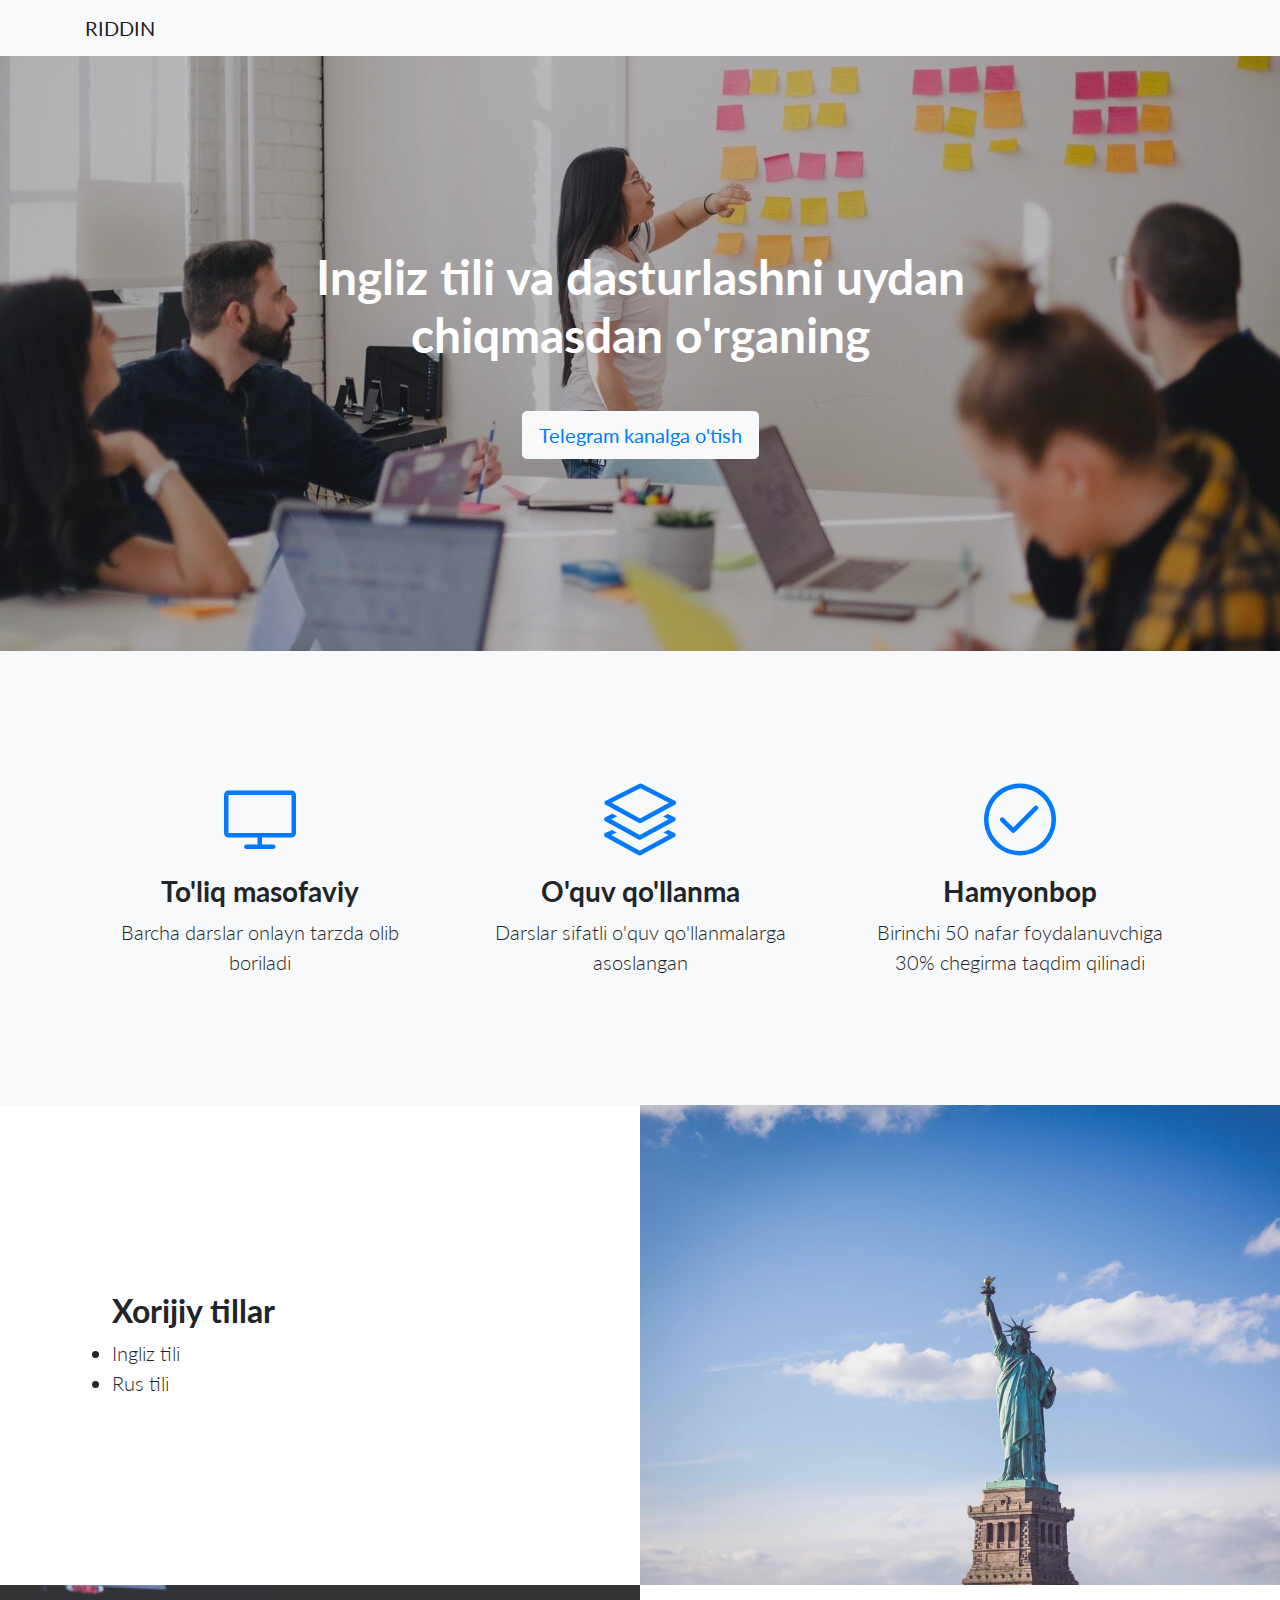
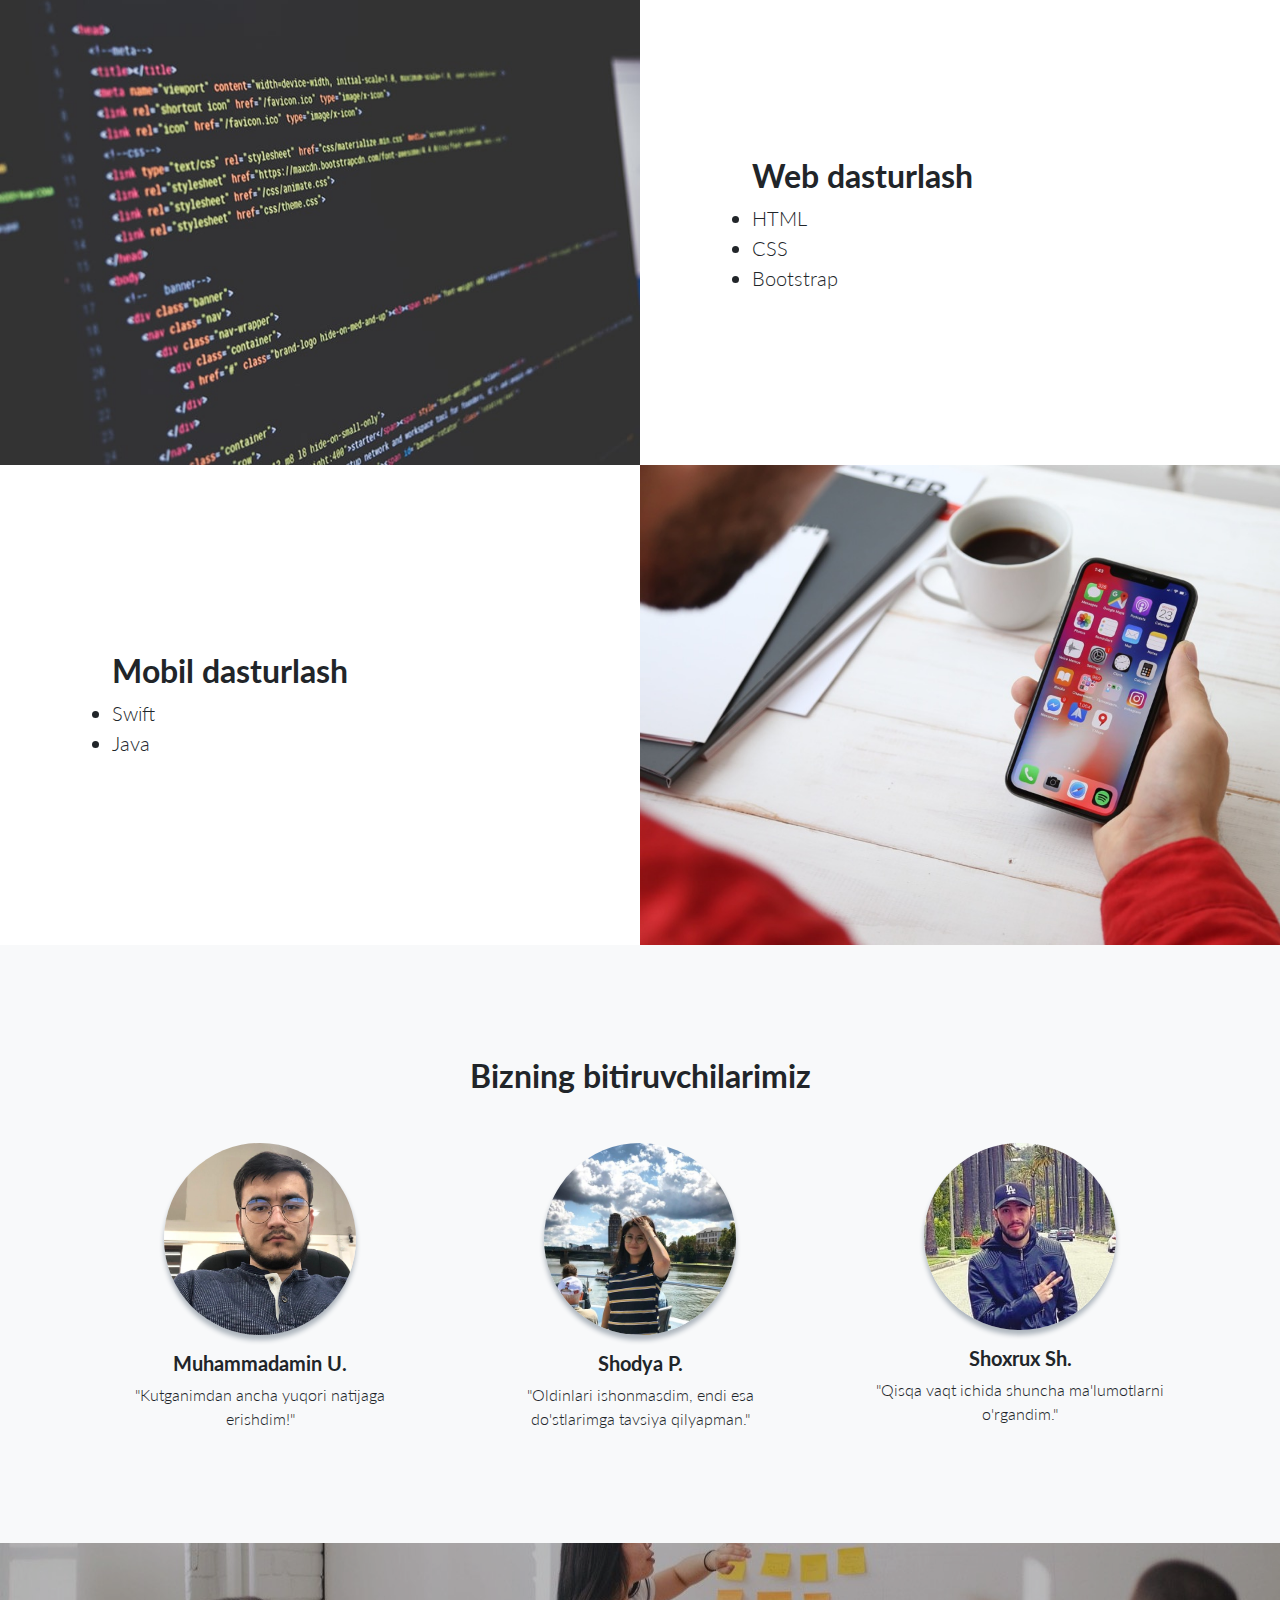
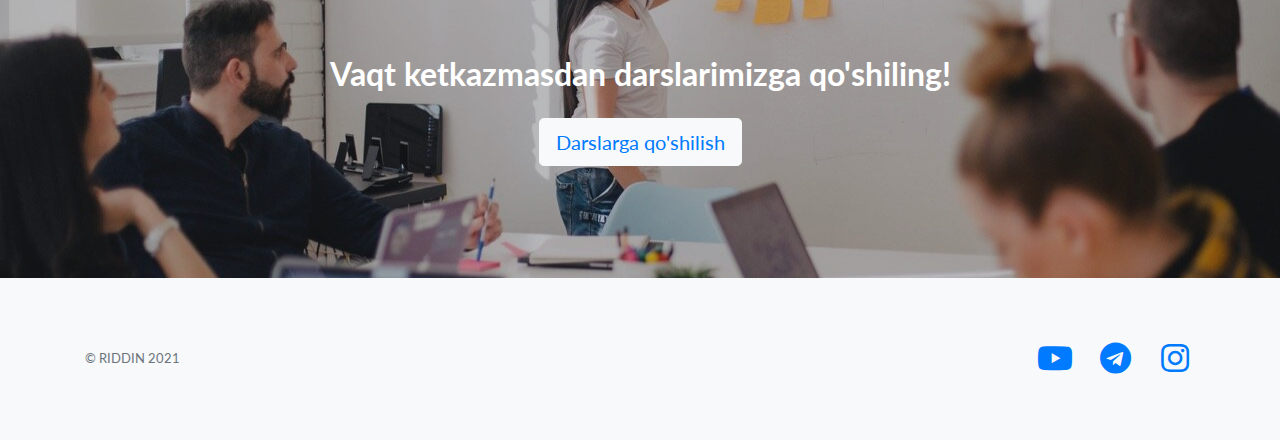
<file: index.html>
<!DOCTYPE html>
<html lang="en">

<head>
<!-- Global site tag (gtag.js) - Google Analytics -->
<script async src="https://www.googletagmanager.com/gtag/js?id=UA-168922490-1"></script>
<script>
  window.dataLayer = window.dataLayer || [];
  function gtag(){dataLayer.push(arguments);}
  gtag('js', new Date());

  gtag('config', 'UA-168922490-1');
</script>


  <meta charset="utf-8">
  <meta name="viewport" content="width=device-width, initial-scale=1, shrink-to-fit=no">
  <meta name="description" content="">
  <meta name="author" content="">

  <title>Welcome to RIDDIN</title>

  <!-- Bootstrap core CSS -->
  <link href="vendor/bootstrap/css/bootstrap.min.css" rel="stylesheet">

  <!-- Custom fonts for this template -->
  <link href="vendor/fontawesome-free/css/all.min.css" rel="stylesheet">
  <link href="vendor/simple-line-icons/css/simple-line-icons.css" rel="stylesheet" type="text/css">
  <link href="https://fonts.googleapis.com/css?family=Lato:300,400,700,300italic,400italic,700italic" rel="stylesheet" type="text/css">

  <!-- Custom styles for this template -->
  <link href="css/landing-page.min.css" rel="stylesheet">

</head>

<body>

  <!-- Navigation -->
  <nav class="navbar navbar-light bg-light static-top">
    <div class="container">
      <a class="navbar-brand" href="#">RIDDIN</a>
      
    </div>
  </nav>

  <!-- Masthead -->
  <header class="masthead text-white text-center">
    <div class="overlay"></div>
    <div class="container">
      <div class="row">
        <div class="col-xl-9 mx-auto">
          <h1 class="mb-5">Ingliz tili va dasturlashni uydan chiqmasdan o'rganing</h1>
        </div>
        <div class="col-md-10 col-lg-8 col-xl-7 mx-auto">
          <form>
            <div class="form-row">
            
              <div class="ol-xl-9 mx-auto">

                <button type="submit" class="btn btn-block btn-lg btn-light"><a href="https://www.t.me/riddinuz">Telegram kanalga o'tish</a></button>
              </div>
            </div>
          </form>
        </div>
      </div>
    </div>
  </header>

  <!-- Icons Grid -->
  <section class="features-icons bg-light text-center">
    <div class="container">
      <div class="row">
        <div class="col-lg-4">
          <div class="features-icons-item mx-auto mb-5 mb-lg-0 mb-lg-3">
            <div class="features-icons-icon d-flex">
              <i class="icon-screen-desktop m-auto text-primary"></i>
            </div>
            <h3>To'liq masofaviy</h3>
            <p class="lead mb-0">Barcha darslar onlayn tarzda olib boriladi</p>
          </div>
        </div>
        <div class="col-lg-4">
          <div class="features-icons-item mx-auto mb-5 mb-lg-0 mb-lg-3">
            <div class="features-icons-icon d-flex">
              <i class="icon-layers m-auto text-primary"></i>
            </div>
            <h3>O'quv qo'llanma</h3>
            <p class="lead mb-0">Darslar sifatli o'quv qo'llanmalarga asoslangan</p>
          </div>
        </div>
        <div class="col-lg-4">
          <div class="features-icons-item mx-auto mb-0 mb-lg-3">
            <div class="features-icons-icon d-flex">
              <i class="icon-check m-auto text-primary"></i>
            </div>
            <h3>Hamyonbop</h3>
            <p class="lead mb-0">Birinchi 50 nafar foydalanuvchiga 30% chegirma taqdim qilinadi</p>
          </div>
        </div>
      </div>
    </div>
  </section>

  <!-- Image Showcases -->
  <section class="showcase">
    <div class="container-fluid p-0">
      <div class="row no-gutters">
        <div class="col-lg-6 order-lg-2 text-white showcase-img" style="background-image: url('img/bg-showcase-3.jpeg');"></div>
        <div class="col-lg-6 order-lg-1 my-auto showcase-text">
          <h2>Xorijiy tillar</h2>
          <li class="lead mb-0">Ingliz tili</li>
          <li class="lead mb-0">Rus tili</li>
        </div>
      </div>
      <div class="row no-gutters">
        <div class="col-lg-6 text-white showcase-img" style="background-image: url('img/bg-showcase-2.jpg');"></div>
        <div class="col-lg-6 my-auto showcase-text">
          <h2>Web dasturlash</h2>
          <li class="lead mb-0">HTML</li>
          <li class="lead mb-0">CSS</li>
          <li class="lead mb-0">Bootstrap</li>
        </div>
      </div>
      
      <div class="row no-gutters">

        <div class="col-lg-6 order-lg-2 text-white showcase-img" style="background-image: url('img/bg-showcase-1.jpeg');"></div>
        <div class="col-lg-6 order-lg-1 my-auto showcase-text">
          <h2>Mobil dasturlash</h2>
          <li class="lead mb-0">Swift</li>
          <li class="lead mb-0">Java</li>
        </div>
      </div>
    </div>
  </section>

  <!-- Testimonials -->
  <section class="testimonials text-center bg-light">
    <div class="container">
      <h2 class="mb-5">Bizning bitiruvchilarimiz</h2>
      <div class="row">
        <div class="col-lg-4">
          <div class="testimonial-item mx-auto mb-5 mb-lg-0">
            <img class="img-fluid rounded-circle mb-3" src="img/boy.jpeg" alt="">
            <h5>Muhammadamin U.</h5>
            <p class="font-weight-light mb-0">"Kutganimdan ancha yuqori natijaga erishdim!"</p>
          </div>
        </div>
        <div class="col-lg-4">
          <div class="testimonial-item mx-auto mb-5 mb-lg-0">
            <img class="img-fluid rounded-circle mb-3" src="img/girl1.jpg" alt="">
            <h5>Shodya P.</h5>
            <p class="font-weight-light mb-0">"Oldinlari ishonmasdim, endi esa do'stlarimga tavsiya qilyapman."</p>
          </div>
        </div>
        <div class="col-lg-4">
          <div class="testimonial-item mx-auto mb-5 mb-lg-0">
            <img class="img-fluid rounded-circle mb-3" src="img/boy1.jpeg" alt="">
            <h5>Shoxrux Sh.</h5>
            <p class="font-weight-light mb-0">"Qisqa vaqt ichida shuncha ma'lumotlarni o'rgandim."</p>
          </div>
        </div>
      </div>
    </div>
  </section>

  <!-- Call to Action -->
  <section class="call-to-action text-white text-center">
    <div class="overlay"></div>
    <div class="container">
      <div class="row">
        <div class="col-xl-9 mx-auto">
          <h2 class="mb-4">Vaqt ketkazmasdan darslarimizga qo'shiling!</h2>
        </div>
        <div class="col-md-10 col-lg-8 col-xl-7 mx-auto">
          <form>
            <div class="form-row">
            
              <div class="ol-xl-9 mx-auto">

                <button type="submit" class="btn btn-block btn-lg btn-light"><a href="https://www.t.me/riddinuz">Darslarga qo'shilish</a></button>
              </div>
            </div>
          </form>
        </div>
      </div>
    </div>
  </section>

  <!-- Footer -->
  <footer class="footer bg-light">
    <div class="container">
      <div class="row">
        <div class="col-lg-6 h-100 text-center text-lg-left my-auto">
          <!-- <ul class="list-inline mb-2">
            <li class="list-inline-item">
              <a href="#">About</a>
            </li>
            <li class="list-inline-item">&sdot;</li>
            <li class="list-inline-item">
              <a href="#">Contact</a>
            </li>
            <li class="list-inline-item">&sdot;</li>
            <li class="list-inline-item">
              <a href="#">Terms of Use</a>
            </li>
            <li class="list-inline-item">&sdot;</li>
            <li class="list-inline-item">
              <a href="#">Privacy Policy</a>
            </li>
          </ul> -->
          <p class="text-muted small mb-4 mb-lg-0">&copy; RIDDIN 2021</p>
        </div>
        <div class="col-lg-6 h-100 text-center text-lg-right my-auto">
          <ul class="list-inline mb-0">
            <li class="list-inline-item mr-3">
              <a target="_blank" href="https://www.youtube.com/c/riddinuz?sub_confirmation=1">
                <i class="fab fa-youtube fa-2x fa-fw"></i>
              </a>
            </li>
            <li class="list-inline-item mr-3">
              <a target="_blank" href="https://www.t.me/riddinuz">
                <i class="fab fa-telegram fa-2x fa-fw"></i>
              </a>
            </li>
            <li class="list-inline-item">
              <a target="_blank" href="https://www.instagram.com/riddin_uz">
                <i class="fab fa-instagram fa-2x fa-fw"></i>
              </a>
            </li>
          </ul>
        </div>
      </div>
    </div>
  </footer>

  <!-- Bootstrap core JavaScript -->
  <script src="vendor/jquery/jquery.min.js"></script>
  <script src="vendor/bootstrap/js/bootstrap.bundle.min.js"></script>

</body>

</html>
</file>
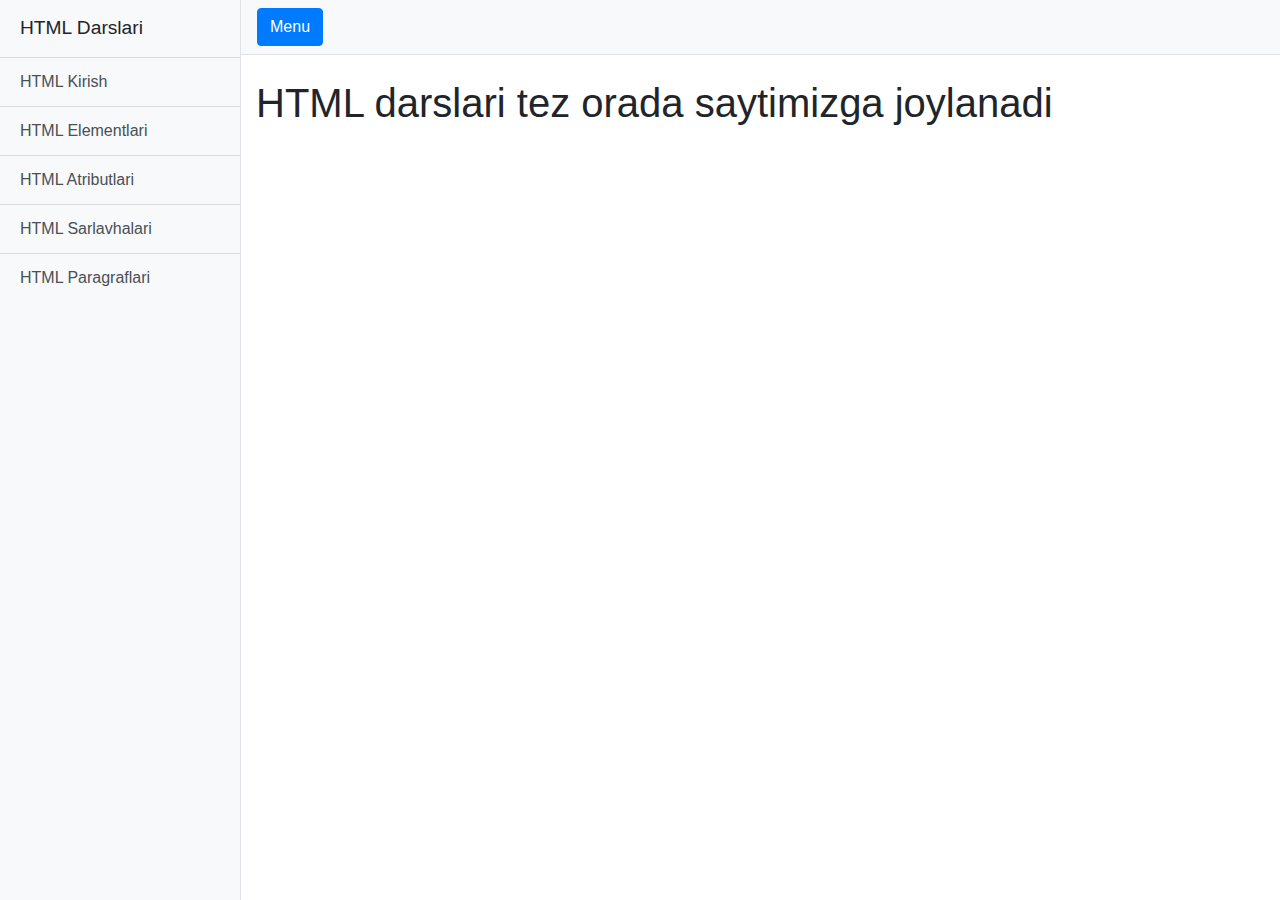
<file: html_lesson1.html>
<!DOCTYPE html>
<html lang="en">

<head>

  <meta charset="utf-8">
  <meta name="viewport" content="width=device-width, initial-scale=1, shrink-to-fit=no">
  <meta name="description" content="">
  <meta name="author" content="">

  <title>RIDDIN | HTML Darslari</title>

  <!-- Bootstrap core CSS -->
  <link href="vendor/bootstrap/css/bootstrap.min.css" rel="stylesheet">

  <!-- Custom styles for this template -->
  <link href="css/simple-sidebar.css" rel="stylesheet">

</head>

<body>

  <div class="d-flex" id="wrapper">

    <!-- Sidebar -->
    <div class="bg-light border-right" id="sidebar-wrapper">
      <div class="sidebar-heading">HTML Darslari </div>
      <div class="list-group list-group-flush">
        <a href="html_lesson1.html" class="list-group-item list-group-item-action bg-light">HTML Kirish</a>
        <a href="#" class="list-group-item list-group-item-action bg-light">HTML Elementlari</a>
        <a href="#" class="list-group-item list-group-item-action bg-light">HTML Atributlari</a>
        <a href="#" class="list-group-item list-group-item-action bg-light">HTML Sarlavhalari</a>
        <a href="#" class="list-group-item list-group-item-action bg-light">HTML Paragraflari</a>
      </div>
    </div>
    <!-- /#sidebar-wrapper -->

    <!-- Page Content -->
    <div id="page-content-wrapper">

      <nav class="navbar navbar-expand-lg navbar-light bg-light border-bottom">
        <button class="btn btn-primary" id="menu-toggle">Menu</button>

        <button class="navbar-toggler" type="button" data-toggle="collapse" data-target="#navbarSupportedContent" aria-controls="navbarSupportedContent" aria-expanded="false" aria-label="Toggle navigation">
          <span class="navbar-toggler-icon"></span>
        </button>

        <!-- <div class="collapse navbar-collapse" id="navbarSupportedContent">
          <ul class="navbar-nav ml-auto mt-2 mt-lg-0">
            <li class="nav-item active">
              <a class="nav-link" href="#">Home <span class="sr-only">(current)</span></a>
            </li>
            <li class="nav-item">
              <a class="nav-link" href="#">Link</a>
            </li>
            <li class="nav-item dropdown">
              <a class="nav-link dropdown-toggle" href="#" id="navbarDropdown" role="button" data-toggle="dropdown" aria-haspopup="true" aria-expanded="false">
                Dropdown
              </a>
              <div class="dropdown-menu dropdown-menu-right" aria-labelledby="navbarDropdown">
                <a class="dropdown-item" href="#">Action</a>
                <a class="dropdown-item" href="#">Another action</a>
                <div class="dropdown-divider"></div>
                <a class="dropdown-item" href="#">Something else here</a>
              </div>
            </li>
          </ul>
        </div> -->
      </nav>

      <div class="container-fluid">
        <h1 class="mt-4">HTML darslari tez orada saytimizga joylanadi</h1>
        <!-- <iframe width="854" height="480" src="https://www.youtube.com/embed/AweYjBPtpCI" frameborder="0" allow="accelerometer; autoplay; encrypted-media; gyroscope; picture-in-picture" allowfullscreen></iframe>
        <p>Lorem ipsum dolor sit amet, consectetur adipisicing elit. Tenetur iusto dicta fugiat rerum qui quos culpa voluptas asperiores ipsam aliquid provident at, consectetur dolor sint ea? Expedita doloremque quidem dolores.</p>
        <br>
        <iframe width="854" height="480" src="https://mover.uz/video/embed/A9d39wTm/" frameborder="0" allowfullscreen></iframe>
      <p>Lorem ipsum dolor sit amet, consectetur adipisicing elit. Tenetur iusto dicta fugiat rerum qui quos culpa voluptas asperiores ipsam aliquid provident at, consectetur dolor sint ea? Expedita doloremque quidem dolores.</p> -->
      </div>


    </div>
    <!-- /#page-content-wrapper -->

  </div>
  <!-- /#wrapper -->

  <!-- Bootstrap core JavaScript -->
  <script src="vendor/jquery/jquery.min.js"></script>
  <script src="vendor/bootstrap/js/bootstrap.bundle.min.js"></script>

  <!-- Menu Toggle Script -->
  <script>
    $("#menu-toggle").click(function(e) {
      e.preventDefault();
      $("#wrapper").toggleClass("toggled");
    });
  </script>

</body>

</html>
</file>
<file: vendor/simple-line-icons/css/simple-line-icons.css>
@font-face {
  font-family: 'simple-line-icons';
  src: url('../fonts/Simple-Line-Icons.eot?v=2.4.0');
  src: url('../fonts/Simple-Line-Icons.eot?v=2.4.0#iefix') format('embedded-opentype'), url('../fonts/Simple-Line-Icons.woff2?v=2.4.0') format('woff2'), url('../fonts/Simple-Line-Icons.ttf?v=2.4.0') format('truetype'), url('../fonts/Simple-Line-Icons.woff?v=2.4.0') format('woff'), url('../fonts/Simple-Line-Icons.svg?v=2.4.0#simple-line-icons') format('svg');
  font-weight: normal;
  font-style: normal;
}
/*
 Use the following CSS code if you want to have a class per icon.
 Instead of a list of all class selectors, you can use the generic [class*="icon-"] selector, but it's slower:
*/
.icon-user,
.icon-people,
.icon-user-female,
.icon-user-follow,
.icon-user-following,
.icon-user-unfollow,
.icon-login,
.icon-logout,
.icon-emotsmile,
.icon-phone,
.icon-call-end,
.icon-call-in,
.icon-call-out,
.icon-map,
.icon-location-pin,
.icon-direction,
.icon-directions,
.icon-compass,
.icon-layers,
.icon-menu,
.icon-list,
.icon-options-vertical,
.icon-options,
.icon-arrow-down,
.icon-arrow-left,
.icon-arrow-right,
.icon-arrow-up,
.icon-arrow-up-circle,
.icon-arrow-left-circle,
.icon-arrow-right-circle,
.icon-arrow-down-circle,
.icon-check,
.icon-clock,
.icon-plus,
.icon-minus,
.icon-close,
.icon-event,
.icon-exclamation,
.icon-organization,
.icon-trophy,
.icon-screen-smartphone,
.icon-screen-desktop,
.icon-plane,
.icon-notebook,
.icon-mustache,
.icon-mouse,
.icon-magnet,
.icon-energy,
.icon-disc,
.icon-cursor,
.icon-cursor-move,
.icon-crop,
.icon-chemistry,
.icon-speedometer,
.icon-shield,
.icon-screen-tablet,
.icon-magic-wand,
.icon-hourglass,
.icon-graduation,
.icon-ghost,
.icon-game-controller,
.icon-fire,
.icon-eyeglass,
.icon-envelope-open,
.icon-envelope-letter,
.icon-bell,
.icon-badge,
.icon-anchor,
.icon-wallet,
.icon-vector,
.icon-speech,
.icon-puzzle,
.icon-printer,
.icon-present,
.icon-playlist,
.icon-pin,
.icon-picture,
.icon-handbag,
.icon-globe-alt,
.icon-globe,
.icon-folder-alt,
.icon-folder,
.icon-film,
.icon-feed,
.icon-drop,
.icon-drawer,
.icon-docs,
.icon-doc,
.icon-diamond,
.icon-cup,
.icon-calculator,
.icon-bubbles,
.icon-briefcase,
.icon-book-open,
.icon-basket-loaded,
.icon-basket,
.icon-bag,
.icon-action-undo,
.icon-action-redo,
.icon-wrench,
.icon-umbrella,
.icon-trash,
.icon-tag,
.icon-support,
.icon-frame,
.icon-size-fullscreen,
.icon-size-actual,
.icon-shuffle,
.icon-share-alt,
.icon-share,
.icon-rocket,
.icon-question,
.icon-pie-chart,
.icon-pencil,
.icon-note,
.icon-loop,
.icon-home,
.icon-grid,
.icon-graph,
.icon-microphone,
.icon-music-tone-alt,
.icon-music-tone,
.icon-earphones-alt,
.icon-earphones,
.icon-equalizer,
.icon-like,
.icon-dislike,
.icon-control-start,
.icon-control-rewind,
.icon-control-play,
.icon-control-pause,
.icon-control-forward,
.icon-control-end,
.icon-volume-1,
.icon-volume-2,
.icon-volume-off,
.icon-calendar,
.icon-bulb,
.icon-chart,
.icon-ban,
.icon-bubble,
.icon-camrecorder,
.icon-camera,
.icon-cloud-download,
.icon-cloud-upload,
.icon-envelope,
.icon-eye,
.icon-flag,
.icon-heart,
.icon-info,
.icon-key,
.icon-link,
.icon-lock,
.icon-lock-open,
.icon-magnifier,
.icon-magnifier-add,
.icon-magnifier-remove,
.icon-paper-clip,
.icon-paper-plane,
.icon-power,
.icon-refresh,
.icon-reload,
.icon-settings,
.icon-star,
.icon-symbol-female,
.icon-symbol-male,
.icon-target,
.icon-credit-card,
.icon-paypal,
.icon-social-tumblr,
.icon-social-twitter,
.icon-social-facebook,
.icon-social-instagram,
.icon-social-linkedin,
.icon-social-pinterest,
.icon-social-github,
.icon-social-google,
.icon-social-reddit,
.icon-social-skype,
.icon-social-dribbble,
.icon-social-behance,
.icon-social-foursqare,
.icon-social-soundcloud,
.icon-social-spotify,
.icon-social-stumbleupon,
.icon-social-youtube,
.icon-social-dropbox,
.icon-social-vkontakte,
.icon-social-steam {
  font-family: 'simple-line-icons';
  speak: none;
  font-style: normal;
  font-weight: normal;
  font-variant: normal;
  text-transform: none;
  line-height: 1;
  /* Better Font Rendering =========== */
  -webkit-font-smoothing: antialiased;
  -moz-osx-font-smoothing: grayscale;
}
.icon-user:before {
  content: "\e005";
}
.icon-people:before {
  content: "\e001";
}
.icon-user-female:before {
  content: "\e000";
}
.icon-user-follow:before {
  content: "\e002";
}
.icon-user-following:before {
  content: "\e003";
}
.icon-user-unfollow:before {
  content: "\e004";
}
.icon-login:before {
  content: "\e066";
}
.icon-logout:before {
  content: "\e065";
}
.icon-emotsmile:before {
  content: "\e021";
}
.icon-phone:before {
  content: "\e600";
}
.icon-call-end:before {
  content: "\e048";
}
.icon-call-in:before {
  content: "\e047";
}
.icon-call-out:before {
  content: "\e046";
}
.icon-map:before {
  content: "\e033";
}
.icon-location-pin:before {
  content: "\e096";
}
.icon-direction:before {
  content: "\e042";
}
.icon-directions:before {
  content: "\e041";
}
.icon-compass:before {
  content: "\e045";
}
.icon-layers:before {
  content: "\e034";
}
.icon-menu:before {
  content: "\e601";
}
.icon-list:before {
  content: "\e067";
}
.icon-options-vertical:before {
  content: "\e602";
}
.icon-options:before {
  content: "\e603";
}
.icon-arrow-down:before {
  content: "\e604";
}
.icon-arrow-left:before {
  content: "\e605";
}
.icon-arrow-right:before {
  content: "\e606";
}
.icon-arrow-up:before {
  content: "\e607";
}
.icon-arrow-up-circle:before {
  content: "\e078";
}
.icon-arrow-left-circle:before {
  content: "\e07a";
}
.icon-arrow-right-circle:before {
  content: "\e079";
}
.icon-arrow-down-circle:before {
  content: "\e07b";
}
.icon-check:before {
  content: "\e080";
}
.icon-clock:before {
  content: "\e081";
}
.icon-plus:before {
  content: "\e095";
}
.icon-minus:before {
  content: "\e615";
}
.icon-close:before {
  content: "\e082";
}
.icon-event:before {
  content: "\e619";
}
.icon-exclamation:before {
  content: "\e617";
}
.icon-organization:before {
  content: "\e616";
}
.icon-trophy:before {
  content: "\e006";
}
.icon-screen-smartphone:before {
  content: "\e010";
}
.icon-screen-desktop:before {
  content: "\e011";
}
.icon-plane:before {
  content: "\e012";
}
.icon-notebook:before {
  content: "\e013";
}
.icon-mustache:before {
  content: "\e014";
}
.icon-mouse:before {
  content: "\e015";
}
.icon-magnet:before {
  content: "\e016";
}
.icon-energy:before {
  content: "\e020";
}
.icon-disc:before {
  content: "\e022";
}
.icon-cursor:before {
  content: "\e06e";
}
.icon-cursor-move:before {
  content: "\e023";
}
.icon-crop:before {
  content: "\e024";
}
.icon-chemistry:before {
  content: "\e026";
}
.icon-speedometer:before {
  content: "\e007";
}
.icon-shield:before {
  content: "\e00e";
}
.icon-screen-tablet:before {
  content: "\e00f";
}
.icon-magic-wand:before {
  content: "\e017";
}
.icon-hourglass:before {
  content: "\e018";
}
.icon-graduation:before {
  content: "\e019";
}
.icon-ghost:before {
  content: "\e01a";
}
.icon-game-controller:before {
  content: "\e01b";
}
.icon-fire:before {
  content: "\e01c";
}
.icon-eyeglass:before {
  content: "\e01d";
}
.icon-envelope-open:before {
  content: "\e01e";
}
.icon-envelope-letter:before {
  content: "\e01f";
}
.icon-bell:before {
  content: "\e027";
}
.icon-badge:before {
  content: "\e028";
}
.icon-anchor:before {
  content: "\e029";
}
.icon-wallet:before {
  content: "\e02a";
}
.icon-vector:before {
  content: "\e02b";
}
.icon-speech:before {
  content: "\e02c";
}
.icon-puzzle:before {
  content: "\e02d";
}
.icon-printer:before {
  content: "\e02e";
}
.icon-present:before {
  content: "\e02f";
}
.icon-playlist:before {
  content: "\e030";
}
.icon-pin:before {
  content: "\e031";
}
.icon-picture:before {
  content: "\e032";
}
.icon-handbag:before {
  content: "\e035";
}
.icon-globe-alt:before {
  content: "\e036";
}
.icon-globe:before {
  content: "\e037";
}
.icon-folder-alt:before {
  content: "\e039";
}
.icon-folder:before {
  content: "\e089";
}
.icon-film:before {
  content: "\e03a";
}
.icon-feed:before {
  content: "\e03b";
}
.icon-drop:before {
  content: "\e03e";
}
.icon-drawer:before {
  content: "\e03f";
}
.icon-docs:before {
  content: "\e040";
}
.icon-doc:before {
  content: "\e085";
}
.icon-diamond:before {
  content: "\e043";
}
.icon-cup:before {
  content: "\e044";
}
.icon-calculator:before {
  content: "\e049";
}
.icon-bubbles:before {
  content: "\e04a";
}
.icon-briefcase:before {
  content: "\e04b";
}
.icon-book-open:before {
  content: "\e04c";
}
.icon-basket-loaded:before {
  content: "\e04d";
}
.icon-basket:before {
  content: "\e04e";
}
.icon-bag:before {
  content: "\e04f";
}
.icon-action-undo:before {
  content: "\e050";
}
.icon-action-redo:before {
  content: "\e051";
}
.icon-wrench:before {
  content: "\e052";
}
.icon-umbrella:before {
  content: "\e053";
}
.icon-trash:before {
  content: "\e054";
}
.icon-tag:before {
  content: "\e055";
}
.icon-support:before {
  content: "\e056";
}
.icon-frame:before {
  content: "\e038";
}
.icon-size-fullscreen:before {
  content: "\e057";
}
.icon-size-actual:before {
  content: "\e058";
}
.icon-shuffle:before {
  content: "\e059";
}
.icon-share-alt:before {
  content: "\e05a";
}
.icon-share:before {
  content: "\e05b";
}
.icon-rocket:before {
  content: "\e05c";
}
.icon-question:before {
  content: "\e05d";
}
.icon-pie-chart:before {
  content: "\e05e";
}
.icon-pencil:before {
  content: "\e05f";
}
.icon-note:before {
  content: "\e060";
}
.icon-loop:before {
  content: "\e064";
}
.icon-home:before {
  content: "\e069";
}
.icon-grid:before {
  content: "\e06a";
}
.icon-graph:before {
  content: "\e06b";
}
.icon-microphone:before {
  content: "\e063";
}
.icon-music-tone-alt:before {
  content: "\e061";
}
.icon-music-tone:before {
  content: "\e062";
}
.icon-earphones-alt:before {
  content: "\e03c";
}
.icon-earphones:before {
  content: "\e03d";
}
.icon-equalizer:before {
  content: "\e06c";
}
.icon-like:before {
  content: "\e068";
}
.icon-dislike:before {
  content: "\e06d";
}
.icon-control-start:before {
  content: "\e06f";
}
.icon-control-rewind:before {
  content: "\e070";
}
.icon-control-play:before {
  content: "\e071";
}
.icon-control-pause:before {
  content: "\e072";
}
.icon-control-forward:before {
  content: "\e073";
}
.icon-control-end:before {
  content: "\e074";
}
.icon-volume-1:before {
  content: "\e09f";
}
.icon-volume-2:before {
  content: "\e0a0";
}
.icon-volume-off:before {
  content: "\e0a1";
}
.icon-calendar:before {
  content: "\e075";
}
.icon-bulb:before {
  content: "\e076";
}
.icon-chart:before {
  content: "\e077";
}
.icon-ban:before {
  content: "\e07c";
}
.icon-bubble:before {
  content: "\e07d";
}
.icon-camrecorder:before {
  content: "\e07e";
}
.icon-camera:before {
  content: "\e07f";
}
.icon-cloud-download:before {
  content: "\e083";
}
.icon-cloud-upload:before {
  content: "\e084";
}
.icon-envelope:before {
  content: "\e086";
}
.icon-eye:before {
  content: "\e087";
}
.icon-flag:before {
  content: "\e088";
}
.icon-heart:before {
  content: "\e08a";
}
.icon-info:before {
  content: "\e08b";
}
.icon-key:before {
  content: "\e08c";
}
.icon-link:before {
  content: "\e08d";
}
.icon-lock:before {
  content: "\e08e";
}
.icon-lock-open:before {
  content: "\e08f";
}
.icon-magnifier:before {
  content: "\e090";
}
.icon-magnifier-add:before {
  content: "\e091";
}
.icon-magnifier-remove:before {
  content: "\e092";
}
.icon-paper-clip:before {
  content: "\e093";
}
.icon-paper-plane:before {
  content: "\e094";
}
.icon-power:before {
  content: "\e097";
}
.icon-refresh:before {
  content: "\e098";
}
.icon-reload:before {
  content: "\e099";
}
.icon-settings:before {
  content: "\e09a";
}
.icon-star:before {
  content: "\e09b";
}
.icon-symbol-female:before {
  content: "\e09c";
}
.icon-symbol-male:before {
  content: "\e09d";
}
.icon-target:before {
  content: "\e09e";
}
.icon-credit-card:before {
  content: "\e025";
}
.icon-paypal:before {
  content: "\e608";
}
.icon-social-tumblr:before {
  content: "\e00a";
}
.icon-social-twitter:before {
  content: "\e009";
}
.icon-social-facebook:before {
  content: "\e00b";
}
.icon-social-instagram:before {
  content: "\e609";
}
.icon-social-linkedin:before {
  content: "\e60a";
}
.icon-social-pinterest:before {
  content: "\e60b";
}
.icon-social-github:before {
  content: "\e60c";
}
.icon-social-google:before {
  content: "\e60d";
}
.icon-social-reddit:before {
  content: "\e60e";
}
.icon-social-skype:before {
  content: "\e60f";
}
.icon-social-dribbble:before {
  content: "\e00d";
}
.icon-social-behance:before {
  content: "\e610";
}
.icon-social-foursqare:before {
  content: "\e611";
}
.icon-social-soundcloud:before {
  content: "\e612";
}
.icon-social-spotify:before {
  content: "\e613";
}
.icon-social-stumbleupon:before {
  content: "\e614";
}
.icon-social-youtube:before {
  content: "\e008";
}
.icon-social-dropbox:before {
  content: "\e00c";
}
.icon-social-vkontakte:before {
  content: "\e618";
}
.icon-social-steam:before {
  content: "\e620";
}
</file>
<file: css/landing-page.min.css>
/*!
 * Start Bootstrap - Landing Page v5.0.7 (https://startbootstrap.com/template-overviews/landing-page)
 * Copyright 2013-2019 Start Bootstrap
 * Licensed under MIT (https://github.com/BlackrockDigital/startbootstrap-landing-page/blob/master/LICENSE)
 */body{font-family:Lato,'Helvetica Neue',Helvetica,Arial,sans-serif}h1,h2,h3,h4,h5,h6{font-family:Lato,'Helvetica Neue',Helvetica,Arial,sans-serif;font-weight:700}header.masthead{position:relative;background-color:#343a40;background:url(../img/bg-masthead.jpg) no-repeat center center;background-size:cover;padding-top:8rem;padding-bottom:8rem}header.masthead .overlay{position:absolute;background-color:#212529;height:100%;width:100%;top:0;left:0;opacity:.3}header.masthead h1{font-size:2rem}@media (min-width:768px){header.masthead{padding-top:12rem;padding-bottom:12rem}header.masthead h1{font-size:3rem}}.showcase .showcase-text{padding:3rem}.showcase .showcase-img{min-height:30rem;background-size:cover}@media (min-width:768px){.showcase .showcase-text{padding:7rem}}.features-icons{padding-top:7rem;padding-bottom:7rem}.features-icons .features-icons-item{max-width:20rem}.features-icons .features-icons-item .features-icons-icon{height:7rem}.features-icons .features-icons-item .features-icons-icon i{font-size:4.5rem}.features-icons .features-icons-item:hover .features-icons-icon i{font-size:5rem}.testimonials{padding-top:7rem;padding-bottom:7rem}.testimonials .testimonial-item{max-width:18rem}.testimonials .testimonial-item img{max-width:12rem;box-shadow:0 5px 5px 0 #adb5bd}.call-to-action{position:relative;background-color:#343a40;background:url(../img/bg-masthead.jpg) no-repeat center center;background-size:cover;padding-top:7rem;padding-bottom:7rem}.call-to-action .overlay{position:absolute;background-color:#212529;height:100%;width:100%;top:0;left:0;opacity:.3}footer.footer{padding-top:4rem;padding-bottom:4rem}
</file>
<file: css/simple-sidebar.css>
/*!
 * Start Bootstrap - Simple Sidebar (https://startbootstrap.com/template-overviews/simple-sidebar)
 * Copyright 2013-2019 Start Bootstrap
 * Licensed under MIT (https://github.com/BlackrockDigital/startbootstrap-simple-sidebar/blob/master/LICENSE)
 */


body {
  overflow-x: hidden;
 
}

#sidebar-wrapper {
  
  min-height: 100vh;
  margin-left: -15rem;
  -webkit-transition: margin .25s ease-out;
  -moz-transition: margin .25s ease-out;
  -o-transition: margin .25s ease-out;
  transition: margin .25s ease-out;
}

#sidebar-wrapper .sidebar-heading {
  padding: 0.875rem 1.25rem;
  font-size: 1.2rem;
}

#sidebar-wrapper .list-group {
  width: 15rem;
}

#page-content-wrapper {
  min-width: 100vw;
}

#wrapper.toggled #sidebar-wrapper {
  margin-left: 0;
}

@media (min-width: 768px) {
  #sidebar-wrapper {
    margin-left: 0;
  }

  #page-content-wrapper {
    min-width: 0;
    width: 100%;
  }

  #wrapper.toggled #sidebar-wrapper {
    margin-left: -15rem;
  }
}
</file>
